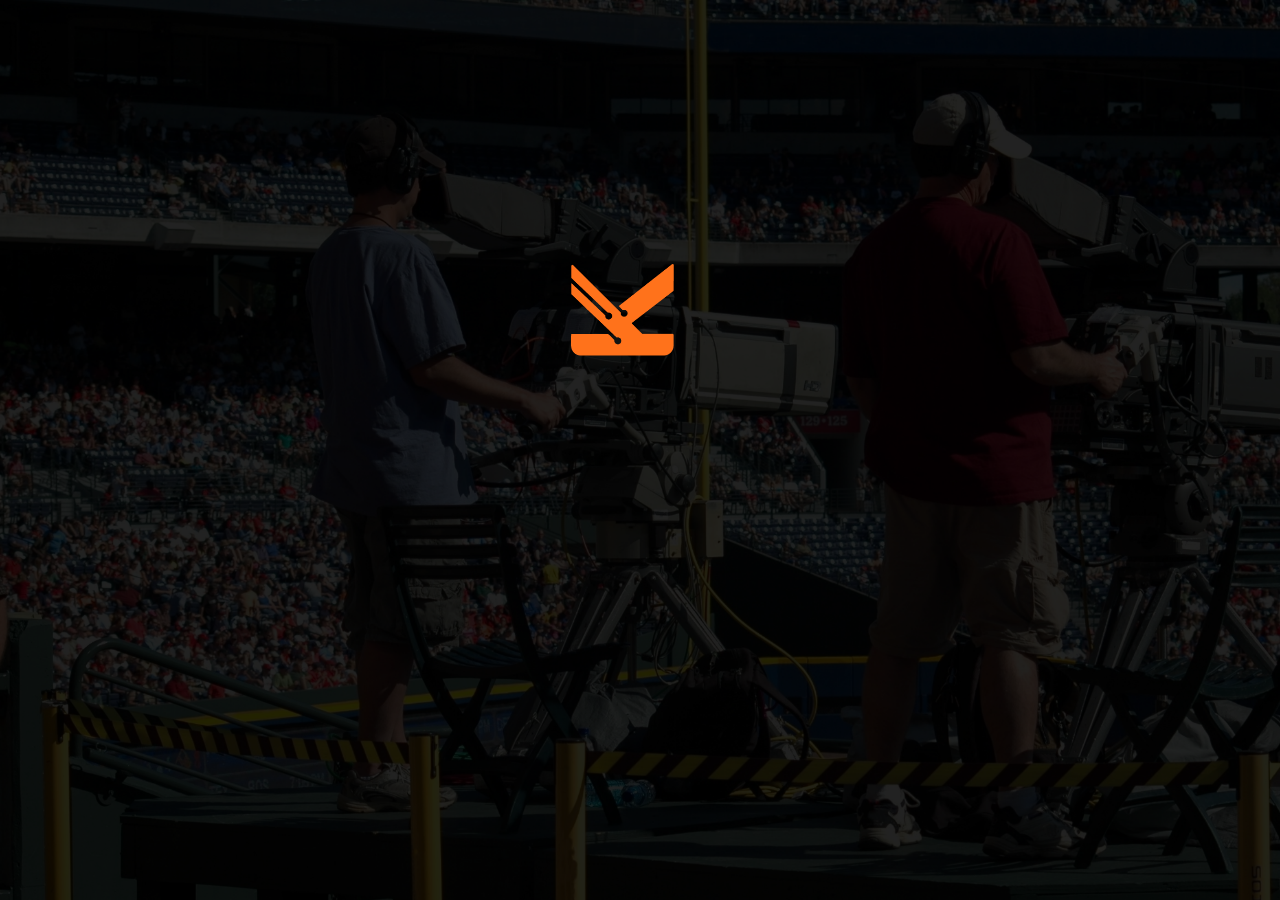
<file: Principal/index.html>
<!DOCTYPE html>
<html lang="en">
<head>
    <meta charset="UTF-8">
    <meta name="viewport" content="width=device-width, initial-scale=1.0">
    <title>Kario Media PM</title>
    <link rel="stylesheet" href="./styles.css">




</head>
<body>
    <img src="./images/kario sin kairo.png" alt=""class="logo">
    <script>
        setTimeout(function() {
          window.location.href = "./index2.html";
        }, 3000); // 3000 milisegundos = 3 segundos
      </script>







    
</body>
</html>
</file>
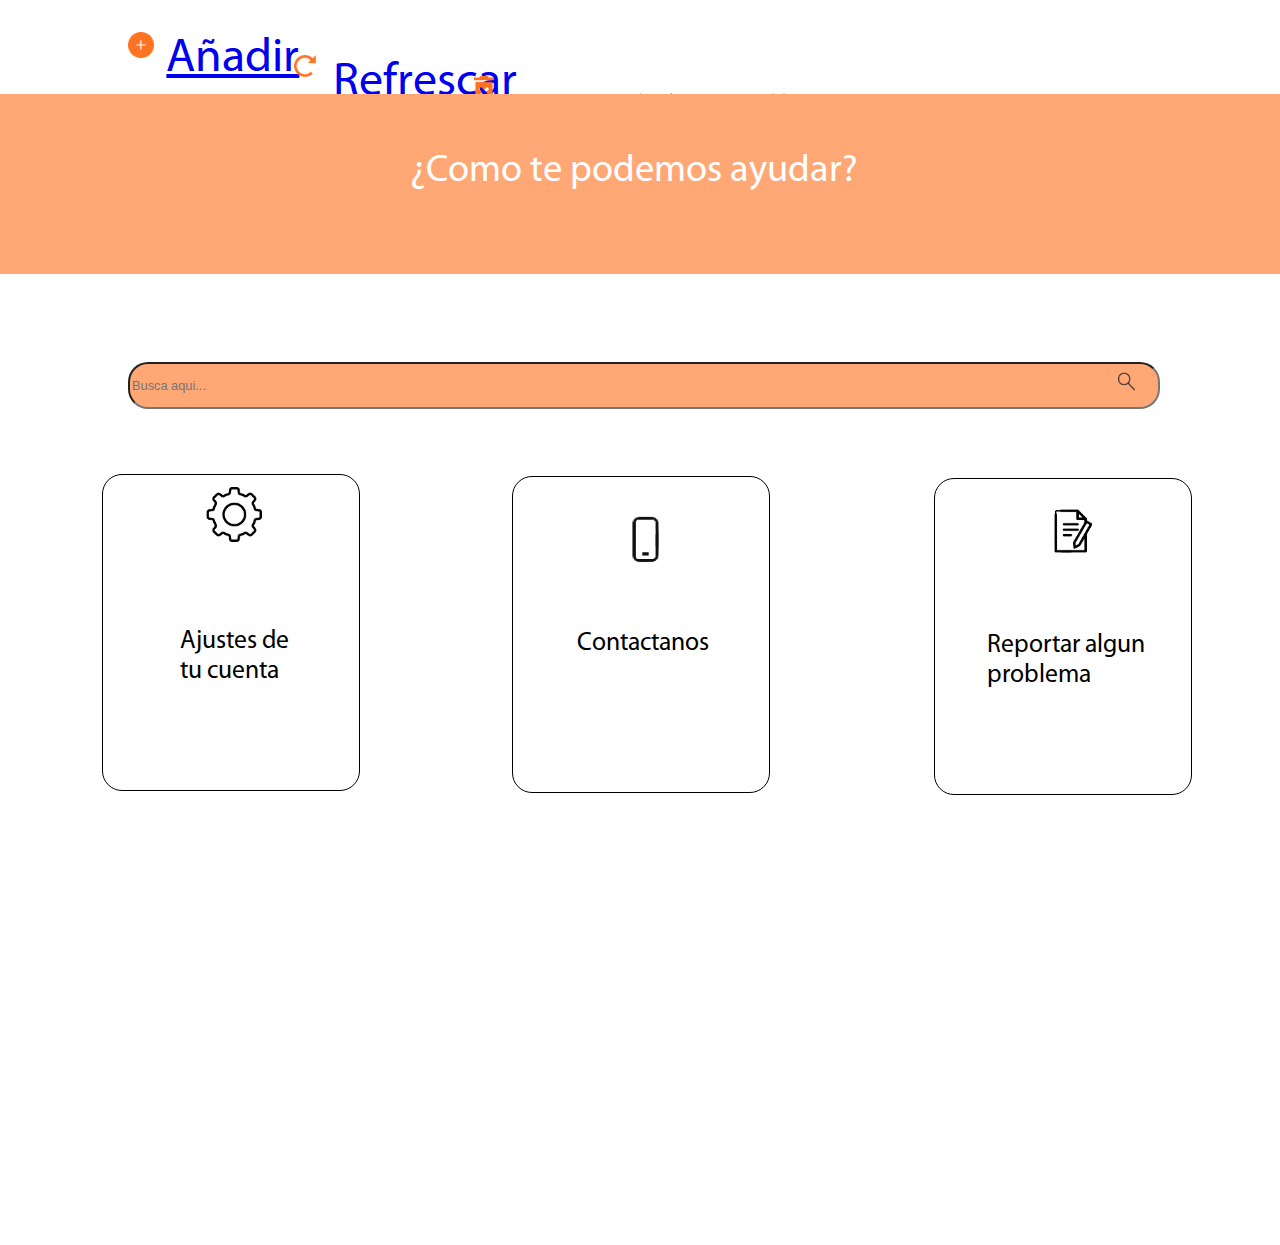
<file: Principal/ayuda.html>
<!DOCTYPE html>
<html lang="en">
<head>
    <meta charset="UTF-8">
    <meta name="viewport" content="width=device-width, initial-scale=1.0">
    <title>Ayuda</title>
    <link rel="stylesheet" href="./ayuda.css">
</head>
<body>
    <header>


        <img src="./images/Group 7.png" alt="" class="añadir">
        <a href="./añadir.html" class="custom1">
            <div class="text1">Añadir</div>
        </a>




        <img src="./images/Icon open-reload.png" alt="" class="refresh">
        <a href="./index4.html" class="custom2">
            <div class="text2">Refrescar</div>
        </a>




        <img src="./images/Icon material-delete-forever.png" alt="" class="trash">
        <a href="./eliminar.html" class="custom3">
            <div class="text3">Eliminar</div>
        </a>




        <img src="./images/kario sin kairo.png" alt="" class="logo">




        <img src="./images/Icon material-bug-report.png" alt="" class="reportar">
        <a href="./reportar.html" class="custom4">
            <div class="text4">Reportar</div>
        </a>




        <img src="./images/Icon ionic-ios-help-circle.png" alt="" class="ayuda">
        <div class="text5">Ayuda</div>




        <img src="./images/Icon ionic-ios-settings.png" alt="" class="settings">

        <img src="./images/Icon material-notifications-active.png" alt="" class="notificaciones">

        <img src="./images/pp.png" alt="" class="perfil">

    </header>









    <div class="cuadro">
        <p class="texto">¿Como te podemos ayudar?</p>
    </div>
    <form action="">
        <input type="text" name="username" maxlength="50" placeholder="Busca aqui..."/>

    </form>

    <img src="./images/lupa-removebg-preview.png" alt="" class="lupa">

    <div class="ajuste">
        <p class="cuenta">Ajustes de tu cuenta</p>
        <img src="./images/ajuste.png" alt="" class="ajustess">
    </div>


    <div class="contacto">
        <p class="contact">Contactanos</p>
        <img src="./images/celular.png" alt="" class="cell">
    </div>


    <div class="reporta">
        <p class="report">Reportar algun problema</p>
        <img src="./images/papel.png" alt="" class="papell">
    </div>
    
</body>
</html>
</file>
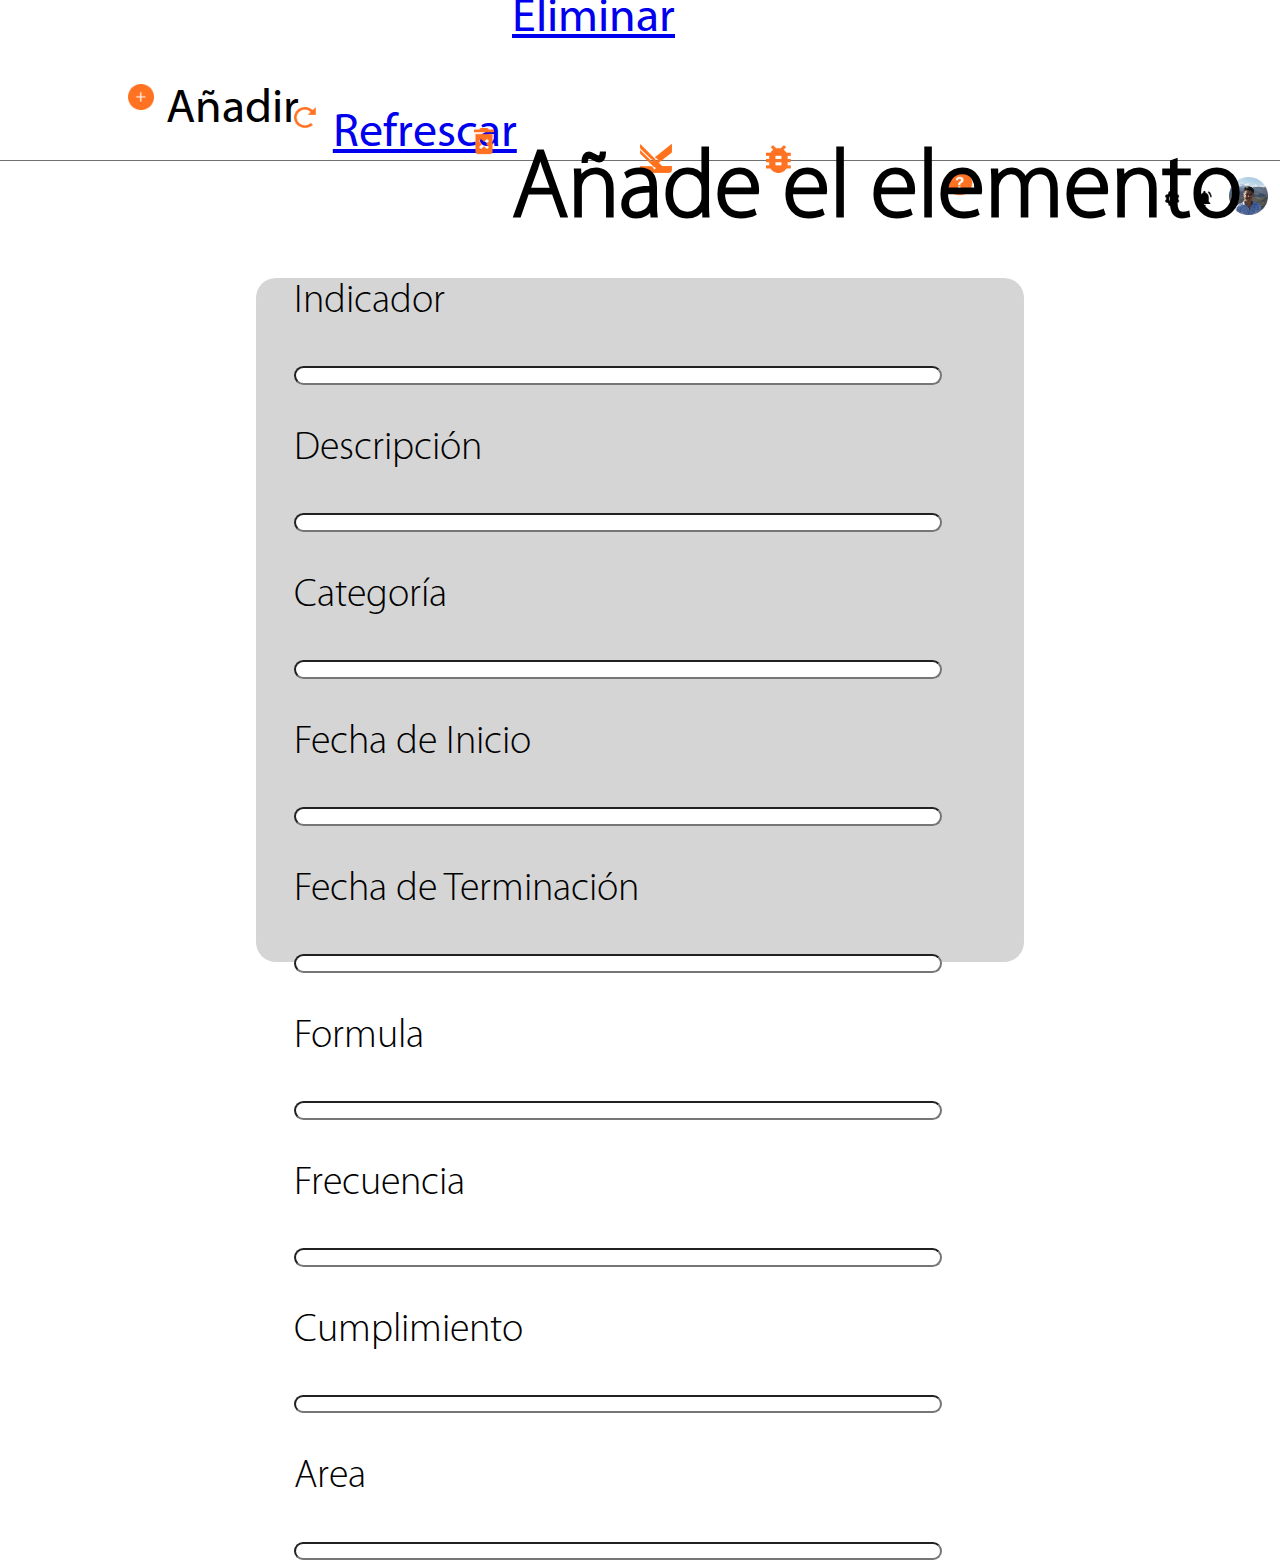
<file: Principal/añadir.html>
<!DOCTYPE html>
<html lang="en">
<head>
    <meta charset="UTF-8">
    <meta name="viewport" content="width=device-width, initial-scale=1.0">
    <title>Añadir</title>
    <link rel="stylesheet" href="./añadir.css">


</head>
<body>
    <header>
        <img src="./images/Group 7.png" alt="" class="añadir">
        <div class="text1">Añadir</div>




        <img src="./images/Icon open-reload.png" alt="" class="refresh">
        <a href="./index4.html" class="custom1">
            <div class="text2">Refrescar</div>
        </a>




        <img src="./images/Icon material-delete-forever.png" alt="" class="trash">
        <a href="./eliminar.html" class="custom2">
            <div class="text3">Eliminar</div>
        </a>



        <img src="./images/kario sin kairo.png" alt="" class="logo">



        <img src="./images/Icon material-bug-report.png" alt="" class="reportar">
        <a href="./reportar.html" class="custom3">
            <div class="text4">Reportar</div>
        </a>



        <img src="./images/Icon ionic-ios-help-circle.png" alt="" class="ayuda">
        <a href="./ayuda.html" class="custom4">
            <div class="text5">Ayuda</div>
        </a>



        <img src="./images/Icon ionic-ios-settings.png" alt="" class="settings">

        <img src="./images/Icon material-notifications-active.png" alt="" class="notificaciones">

        <img src="./images/pp.png" alt="" class="perfil">

    </header>






    
    <h1 class="titulo">Añade el elemento</h1>

    <div class="cuadro">
        <form name="FormularioAñadir" action="">
            <p class="indicador">Indicador</p>
            <input type="text" name="username" maxlength="50"/>
            <p class="descripcion">Descripción</p>
            <input type="text" name="username" maxlength="50"/>
            <p class="categoria">Categoría</p>
            <input type="text" name="username" maxlength="50">
            <p class="fecha">Fecha de Inicio</p>
            <input type="text" name="username" maxlength="50"/>
            <p class="termina">Fecha de Terminación</p>
            <input type="text" name="username" maxlength="50"/>
            <p class="formula">Formula</p>
            <input type="text" name="username" maxlength="50">
            <p class="frecuencia">Frecuencia</p>
            <input type="text" name="username" maxlength="50"/>
            <p class="cumpli">Cumplimiento</p>
            <input type="text" name="username" maxlength="50"/>
            <p class="area">Area</p>
            <input type="text" name="username" maxlength="50">


        </form>

    </div>


    
</body>
</html>
</file>
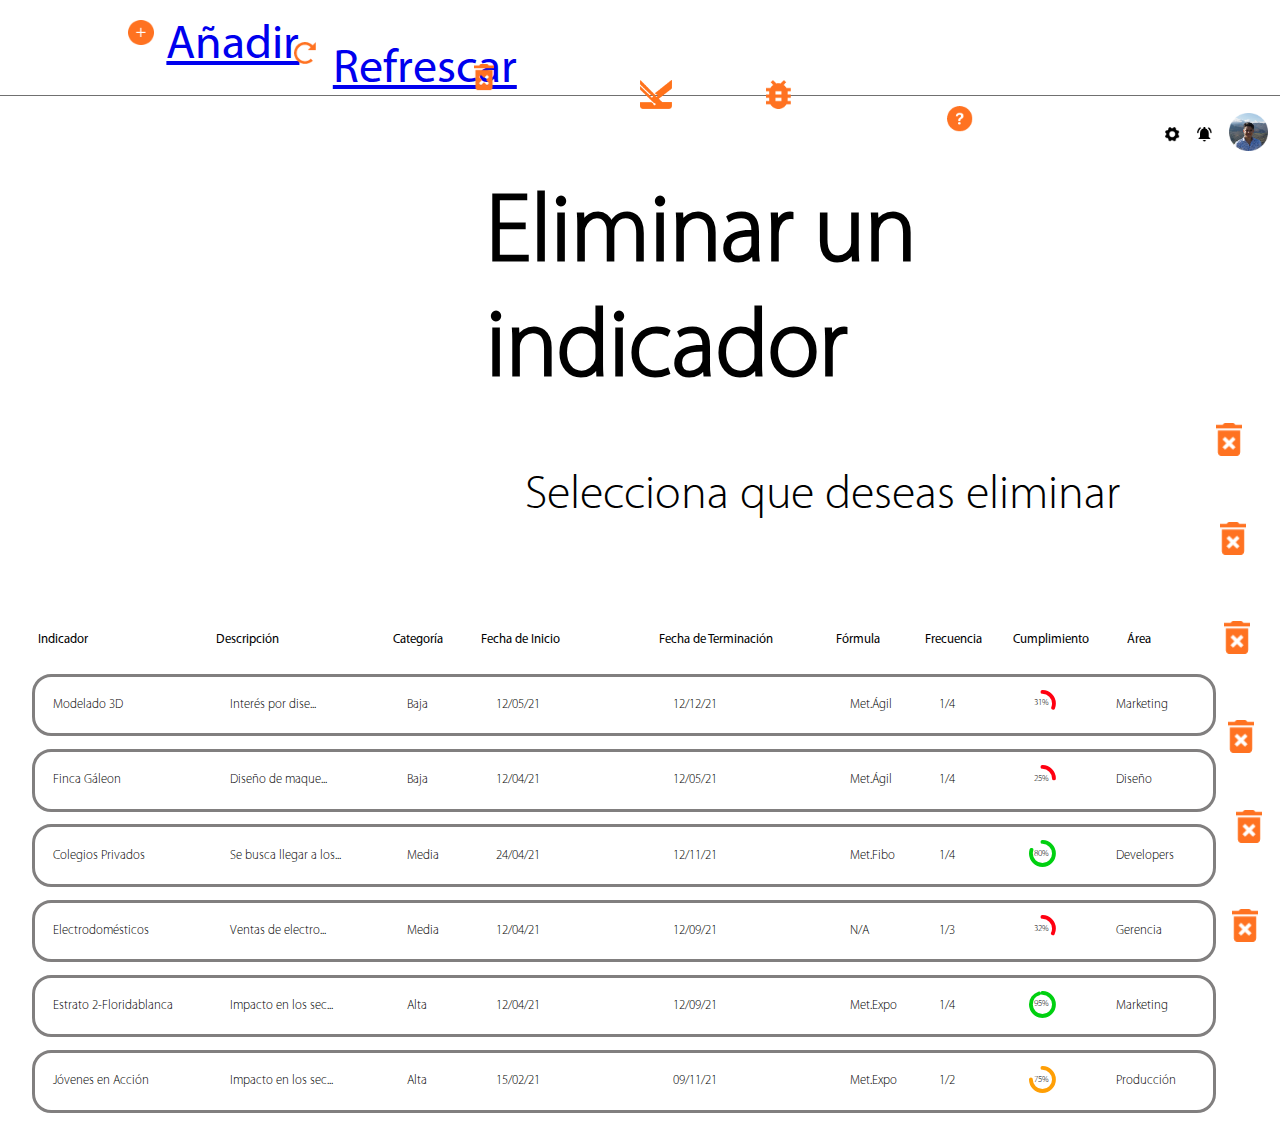
<file: Principal/eliminar.html>
<!DOCTYPE html>
<html lang="en">
<head>
    <meta charset="UTF-8">
    <meta name="viewport" content="width=device-width, initial-scale=1.0">
    <title>Eliminar</title>
    <link rel="stylesheet" href="./eliminar.css">


</head>
<body>

    <header>
        <img src="./images/Group 7.png" alt="" class="añadir">
        <a href="./añadir.html">
            <div class="text1">Añadir</div>
        </a>



        <img src="./images/Icon open-reload.png" alt="" class="refresh">
        <a href="./index4.html">
            <div class="text2">Refrescar</div>
        </a>



        <img src="./images/Icon material-delete-forever.png" alt="" class="trash">
        <div class="text3">Eliminar</div>



        <img src="./images/kario sin kairo.png" alt="" class="logo">



        <img src="./images/Icon material-bug-report.png" alt="" class="reportar">
        <a href="./reportar.html">
            <div class="text4">Reportar</div>
        </a>



        <img src="./images/Icon ionic-ios-help-circle.png" alt="" class="ayuda">
        <a href="./ayuda.html">
            <div class="text5">Ayuda</div>
        </a>



        <img src="./images/Icon ionic-ios-settings.png" alt="" class="settings">

        <img src="./images/Icon material-notifications-active.png" alt="" class="notificaciones">

        <img src="./images/pp.png" alt="" class="perfil">

    </header>





    <img src="./images/Icon material-delete-forever.png" alt="" class="eliminar1">
    <img src="./images/Icon material-delete-forever.png" alt="" class="eliminar2">
    <img src="./images/Icon material-delete-forever.png" alt="" class="eliminar3">
    <img src="./images/Icon material-delete-forever.png" alt="" class="eliminar4">
    <img src="./images/Icon material-delete-forever.png" alt="" class="eliminar5">
    <img src="./images/Icon material-delete-forever.png" alt="" class="eliminar6">
    







    <h1 class="titulo">Eliminar un indicador</h1>
    <p class="subtitulo">Selecciona que deseas eliminar</p>
    <div class="container_invisible">
    <p>Indicador</p>
    <p>Descripción</p>
    <p>Categoría</p>
    <p>Fecha de Inicio</p>
    <p>Fecha de Terminación</p>
    <p>Fórmula</p>
    <p>Frecuencia</p>
    <p>Cumplimiento</p>
    <p class="a">Área</p>
    </div>
    <div class="container">
        <div class="txt">Modelado 3D</div>
        <div class="txt">Interés por dise...</div>
        <div class="txt">Baja</div>
        <div class="txt">12/05/21</div>
        <div class="txt">12/12/21</div>
        <div class="txt">Met.Ágil</div>
        <div class="txt">1/4</div>
        <div class="porcentaje" style="--porcentaje: 31; --color:  rgb(255,0,17)">
            <svg width="2.1vw" height="2.1vw">
                <circle r="0.9vw" cx="50%" cy="50%" pathlength="100"/> 
            </svg>
            <span>31%</span>
            </div>
        <div class="txt">Marketing</div>
    </div>
    <div class="container">
        <div class="txt">Finca Gáleon</div>
        <div class="txt">Diseño de maque...</div>
        <div class="txt">Baja</div>
        <div class="txt">12/04/21</div>
        <div class="txt">12/05/21</div>
        <div class="txt">Met.Ágil</div>
        <div class="txt">1/4</div>
        <div class="porcentaje" style="--porcentaje: 25; --color: rgb(255,0,17)">
            <svg width="2.1vw" height="2.1vw">
                <circle r="0.9vw" cx="50%" cy="50%" pathlength="100"/> 
            </svg>
            <span>25%</span>
        </div>
        <div class="txt">Diseño</div>
    </div>
    <div class="container">
        <div class="txt">Colegios Privados</div>
        <div class="txt">Se busca llegar a los...</div>
        <div class="txt">Media</div>
        <div class="txt">24/04/21</div>
        <div class="txt">12/11/21</div>
        <div class="txt">Met.Fibo</div>
        <div class="txt">1/4</div>
        <div class="porcentaje" style="--porcentaje: 80; --color: rgb(0,208,16)">
            <svg width="2.1vw" height="2.1vw">
                <circle r="0.9vw" cx="50%" cy="50%" pathlength="100"/> 
            </svg>
            <span>80%</span>
        </div>
        <div class="txt">Developers</div>
    </div>
    <div class="container">
        <div class="txt">Electrodomésticos</div>
        <div class="txt">Ventas de electro...</div>
        <div class="txt">Media</div>
        <div class="txt">12/04/21</div>
        <div class="txt">12/09/21</div>
        <div class="txt">N/A</div>
        <div class="txt">1/3</div>
        <div class="porcentaje" style="--porcentaje: 32; --color: rgb(255,0,17)">
            <svg width="2.1vw" height="2.1vw">
                <circle r="0.9vw" cx="50%" cy="50%" pathlength="100"/> 
            </svg>
            <span>32%</span>
        </div>
        <div class="txt">Gerencia</div>
    </div>
    <div class="container">
        <div class="txt">Estrato 2-Floridablanca</div>
        <div class="txt">Impacto en los sec...</div>
        <div class="txt">Alta</div>
        <div class="txt">12/04/21</div>
        <div class="txt">12/09/21</div>
        <div class="txt">Met.Expo</div>
        <div class="txt">1/4</div>
        <div class="porcentaje" style="--porcentaje: 95; --color: rgb(0,208,16)">
            <svg width="2.1vw" height="2.1vw">
                <circle r="0.9vw" cx="50%" cy="50%" pathlength="100"/> 
            </svg>
            <span>95%</span>
        </div>
        <div class="txt">Marketing</div>
    </div>
    <div class="container">
        <div class="txt">Jóvenes en Acción</div>
        <div class="txt">Impacto en los sec...</div>
        <div class="txt">Alta</div>
        <div class="txt">15/02/21</div>
        <div class="txt">09/11/21</div>
        <div class="txt">Met.Expo</div>
        <div class="txt">1/2</div>
        <div class="porcentaje" style="--porcentaje: 75; --color: rgb(255,159,5)">
            <svg width="2.1vw" height="2.1vw">
                <circle r="0.9vw" cx="50%" cy="50%" pathlength="100"/> 
            </svg>
            <span>75%</span>
        </div>
        <div class="txt">Producción</div>
    </div>


    
</body>
</html>
</file>
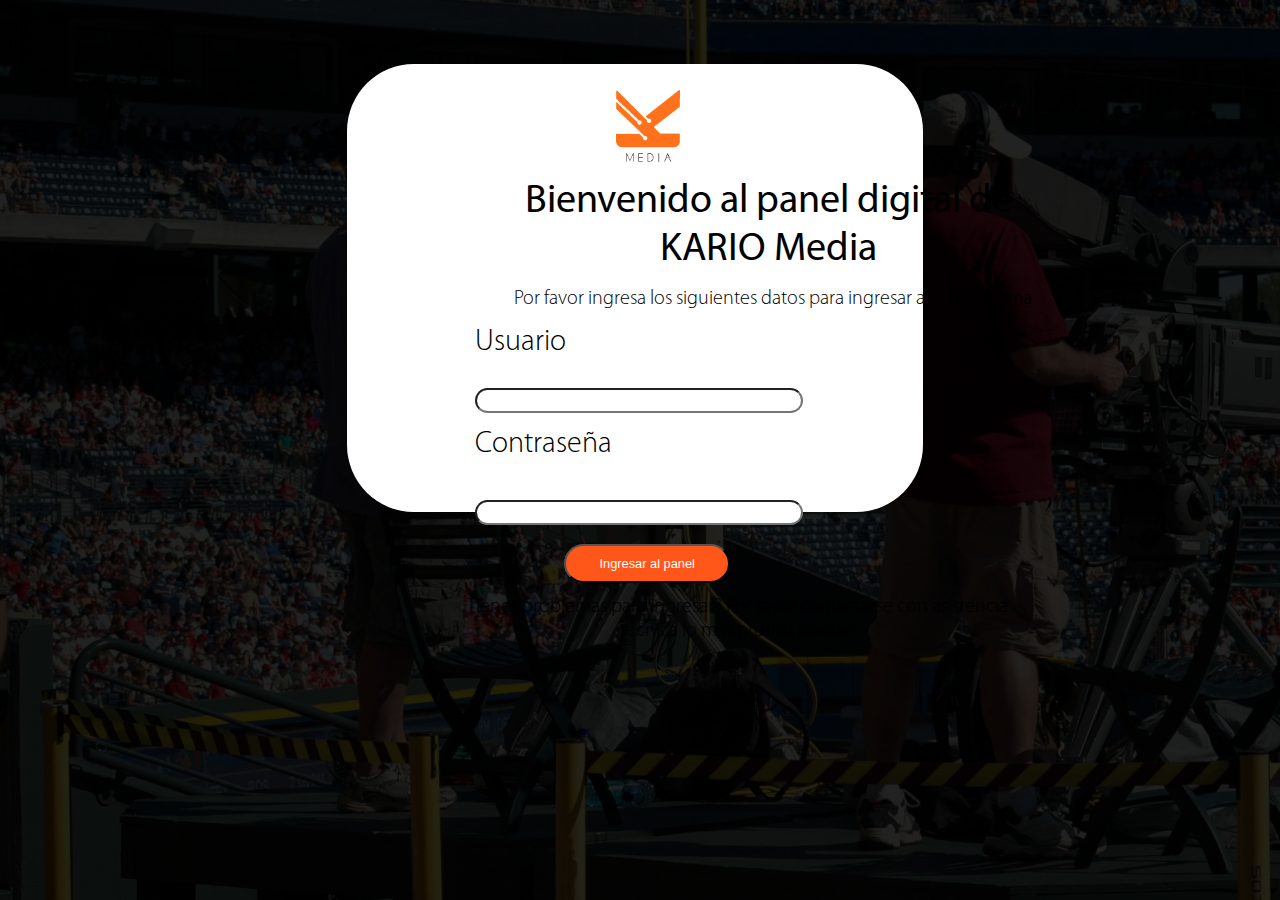
<file: Principal/index2.html>
<!DOCTYPE html>
<html lang="en">
<head>
    <meta charset="UTF-8">
    <meta name="viewport" content="width=device-width, initial-scale=1.0">
    <title>Login</title>
    <link rel="stylesheet" href="./styles2.css">


</head>
<body>
    <div class="blanco">
        <img src="./images/kario.png" alt="" class="logo">
        <div class="texto1">Bienvenido al panel digital de KARIO Media</div>
        <div class="texto2">Por favor ingresa los siguientes datos para ingresar a la plataforma</div>
        <form name="FormularioRegistro"action="./index3.html">
            <p class="usuario">Usuario</p>
            <input type="text" name="username" maxlength="50"/>
            <p class="contraseña">Contraseña</p>
            <input class="cuadro2" type="text" name="username" maxlength="50"/>
            <button type="submit">Ingresar al panel</button>
        </form>
        <div class="texto3">Tienes problemas para ingresar? Por favor contactarse con asistencia técnica lo más pronto posible</div>


    </div>
    
</body>
</html>
</file>
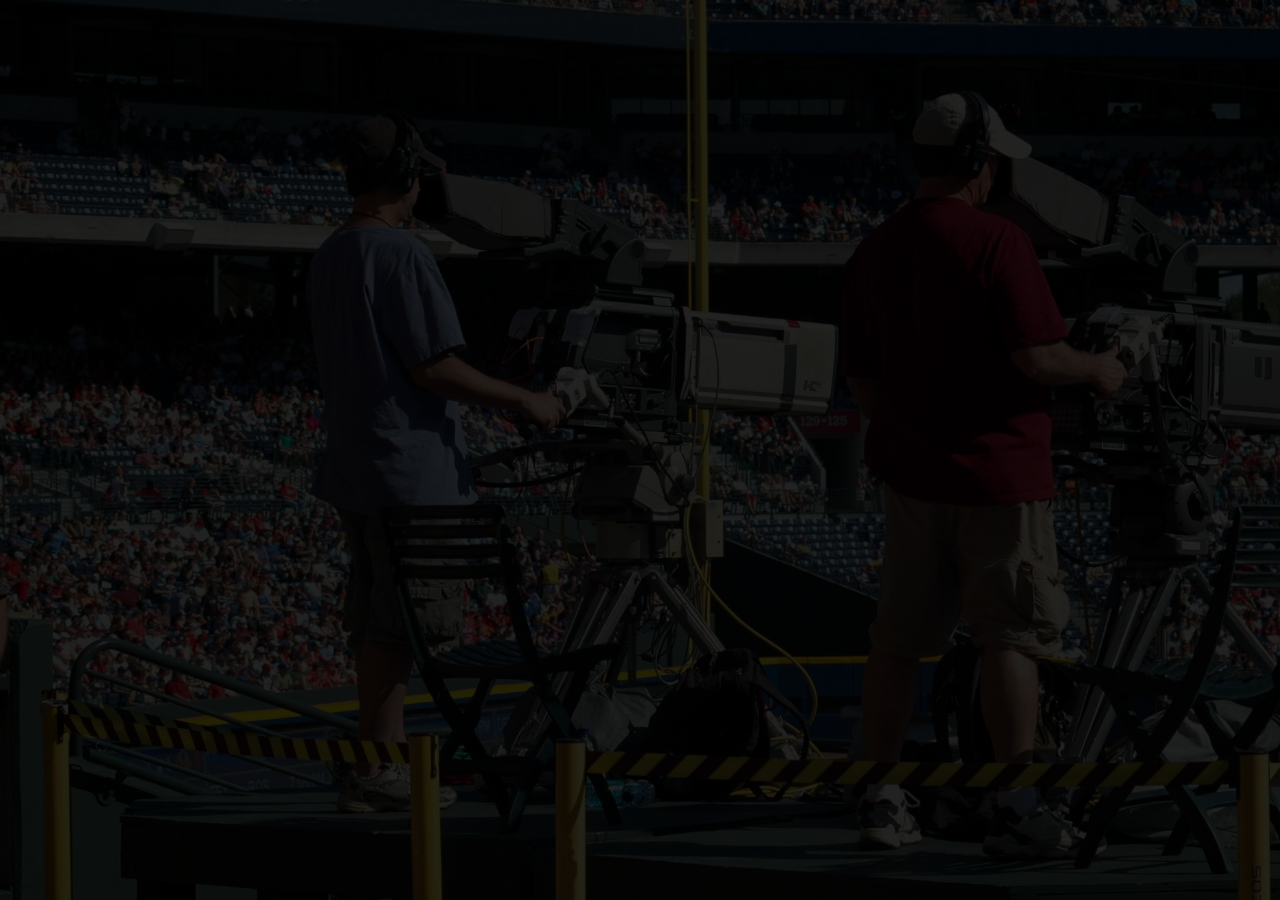
<file: Principal/index3.html>
<!DOCTYPE html>
<html lang="en">
<head>
    <meta charset="UTF-8">
    <meta name="viewport" content="width=device-width, initial-scale=1.0">
    <title>Bienvenido</title>
    <link rel="stylesheet" href="./styles3.css">
</head>
<body>
    <img src="./images/imgbienvenido.png" alt="" class="img">
    <img src="./images/kario sin kairo.png" alt="" class="img2">
    
</body>
</html>
</file>
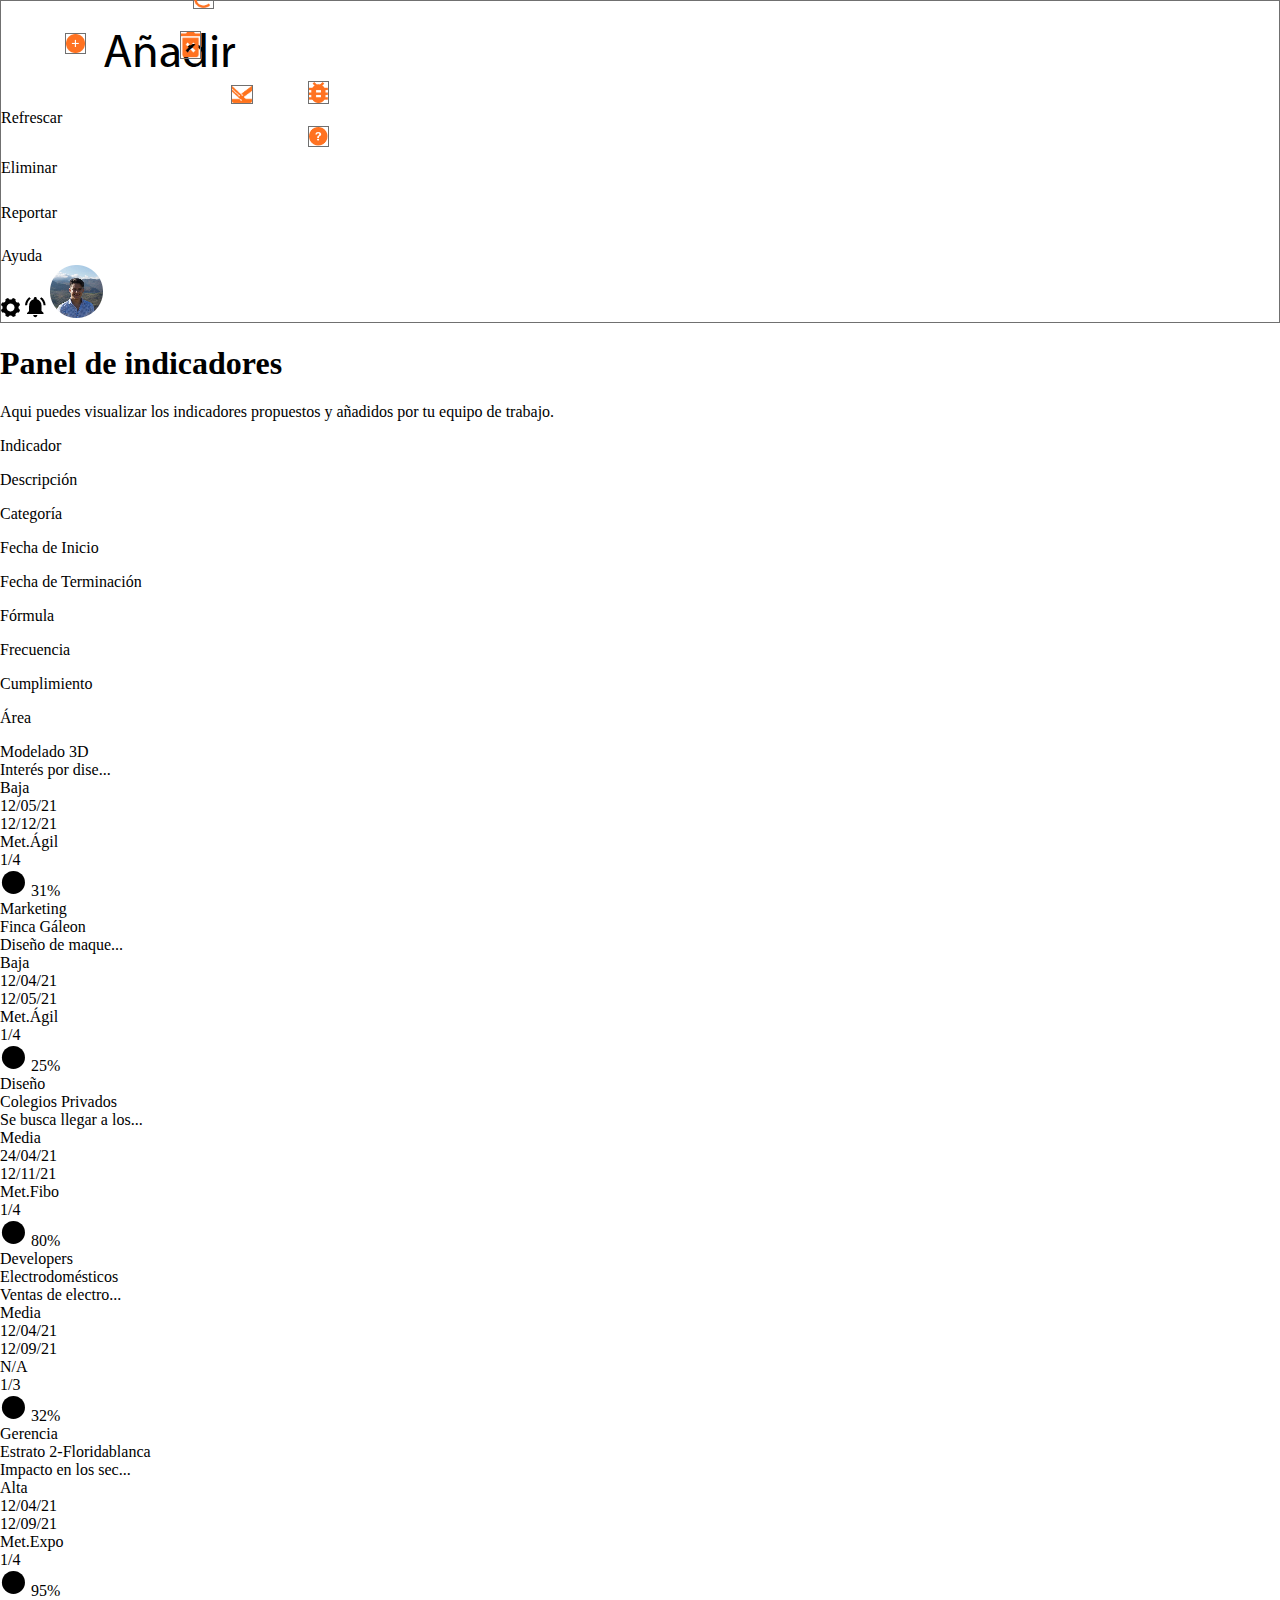
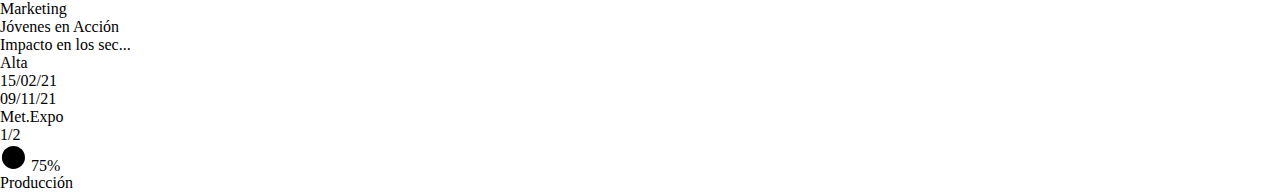
<file: Principal/index4.html>
<!DOCTYPE html>
<html lang="en">
<head>
    <meta charset="UTF-8">
    <meta name="viewport" content="width=device-width, initial-scale=1.0">
    <title>Panel de indicadores</title>
    <link rel="stylesheet" href="./styles4.css">


</head>
<body>
    <header>
        <img src="./images/Group 7.png" alt="" class="añadir">
        <div class="text1">Añadir</div>
        <img src="./images/Icon open-reload.png" alt="" class="refresh">
        <div class="text2">Refrescar</div>
        <img src="./images/Icon material-delete-forever.png" alt="" class="trash">
        <div class="text3">Eliminar</div>
        <img src="./images/kario sin kairo.png" alt="" class="logo">
        <img src="./images/Icon material-bug-report.png" alt="" class="reportar">
        <div class="text4">Reportar</div>
        <img src="./images/Icon ionic-ios-help-circle.png" alt="" class="ayuda">
        <div class="text5">Ayuda</div>
        <img src="./images/Icon ionic-ios-settings.png" alt="" class="settings">
        <img src="./images/Icon material-notifications-active.png" alt="" class="notificaciones">
        <img src="./images/pp.png" alt="" class="perfil">
    </header>
    <h1 class="titulo">Panel de indicadores</h1>
    <p class="subtitulo">Aqui puedes visualizar los indicadores propuestos y añadidos por tu equipo de trabajo.</p>
    <div class="container_invisible">
    <p>Indicador</p>
    <p>Descripción</p>
    <p>Categoría</p>
    <p>Fecha de Inicio</p>
    <p>Fecha de Terminación</p>
    <p>Fórmula</p>
    <p>Frecuencia</p>
    <p>Cumplimiento</p>
    <p class="a">Área</p>
    </div>
    <div class="container">
        <div class="txt">Modelado 3D</div>
        <div class="txt">Interés por dise...</div>
        <div class="txt">Baja</div>
        <div class="txt">12/05/21</div>
        <div class="txt">12/12/21</div>
        <div class="txt">Met.Ágil</div>
        <div class="txt">1/4</div>
        <div class="porcentaje" style="--porcentaje: 31; --color:  rgb(255,0,17)">
            <svg width="2.1vw" height="2.1vw">
                <circle r="0.9vw" cx="50%" cy="50%" pathlength="100"/> 
            </svg>
            <span>31%</span>
            </div>
        <div class="txt">Marketing</div>
    </div>
    <div class="container">
        <div class="txt">Finca Gáleon</div>
        <div class="txt">Diseño de maque...</div>
        <div class="txt">Baja</div>
        <div class="txt">12/04/21</div>
        <div class="txt">12/05/21</div>
        <div class="txt">Met.Ágil</div>
        <div class="txt">1/4</div>
        <div class="porcentaje" style="--porcentaje: 25; --color: rgb(255,0,17)">
            <svg width="2.1vw" height="2.1vw">
                <circle r="0.9vw" cx="50%" cy="50%" pathlength="100"/> 
            </svg>
            <span>25%</span>
        </div>
        <div class="txt">Diseño</div>
    </div>
    <div class="container">
        <div class="txt">Colegios Privados</div>
        <div class="txt">Se busca llegar a los...</div>
        <div class="txt">Media</div>
        <div class="txt">24/04/21</div>
        <div class="txt">12/11/21</div>
        <div class="txt">Met.Fibo</div>
        <div class="txt">1/4</div>
        <div class="porcentaje" style="--porcentaje: 80; --color: rgb(0,208,16)">
            <svg width="2.1vw" height="2.1vw">
                <circle r="0.9vw" cx="50%" cy="50%" pathlength="100"/> 
            </svg>
            <span>80%</span>
        </div>
        <div class="txt">Developers</div>
    </div>
    <div class="container">
        <div class="txt">Electrodomésticos</div>
        <div class="txt">Ventas de electro...</div>
        <div class="txt">Media</div>
        <div class="txt">12/04/21</div>
        <div class="txt">12/09/21</div>
        <div class="txt">N/A</div>
        <div class="txt">1/3</div>
        <div class="porcentaje" style="--porcentaje: 32; --color: rgb(255,0,17)">
            <svg width="2.1vw" height="2.1vw">
                <circle r="0.9vw" cx="50%" cy="50%" pathlength="100"/> 
            </svg>
            <span>32%</span>
        </div>
        <div class="txt">Gerencia</div>
    </div>
    <div class="container">
        <div class="txt">Estrato 2-Floridablanca</div>
        <div class="txt">Impacto en los sec...</div>
        <div class="txt">Alta</div>
        <div class="txt">12/04/21</div>
        <div class="txt">12/09/21</div>
        <div class="txt">Met.Expo</div>
        <div class="txt">1/4</div>
        <div class="porcentaje" style="--porcentaje: 95; --color: rgb(0,208,16)">
            <svg width="2.1vw" height="2.1vw">
                <circle r="0.9vw" cx="50%" cy="50%" pathlength="100"/> 
            </svg>
            <span>95%</span>
        </div>
        <div class="txt">Marketing</div>
    </div>
    <div class="container">
        <div class="txt">Jóvenes en Acción</div>
        <div class="txt">Impacto en los sec...</div>
        <div class="txt">Alta</div>
        <div class="txt">15/02/21</div>
        <div class="txt">09/11/21</div>
        <div class="txt">Met.Expo</div>
        <div class="txt">1/2</div>
        <div class="porcentaje" style="--porcentaje: 75; --color: rgb(255,159,5)">
            <svg width="2.1vw" height="2.1vw">
                <circle r="0.9vw" cx="50%" cy="50%" pathlength="100"/> 
            </svg>
            <span>75%</span>
        </div>
        <div class="txt">Producción</div>
    </div>
    
</body>
</html>
</file>
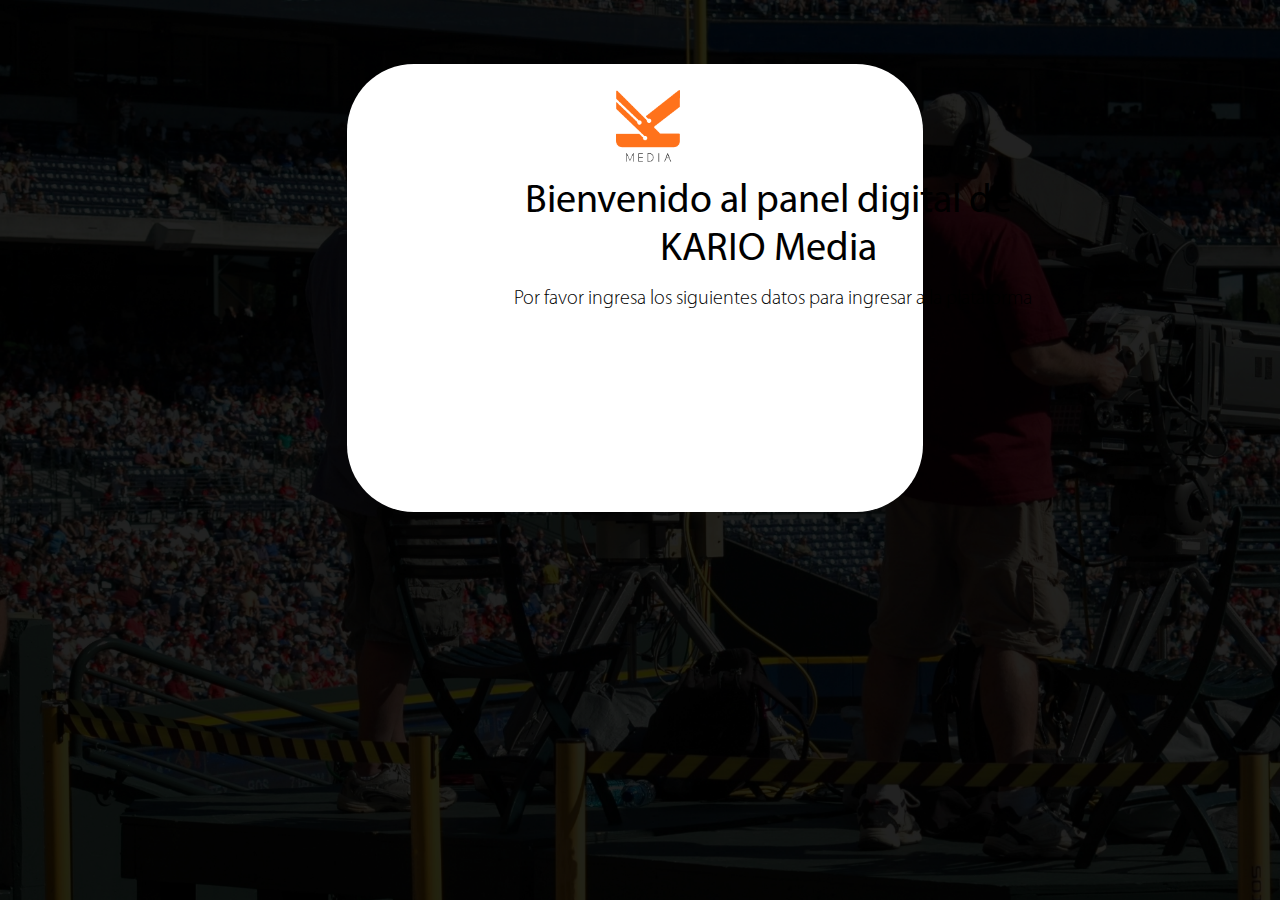
<file: Principal/login.html>
<!DOCTYPE html>
<html lang="en">
<head>
    <meta charset="UTF-8">
    <meta name="viewport" content="width=device-width, initial-scale=1.0">
    <title>Login</title>
    <link rel="stylesheet" href="./stylesLogin.css">


</head>
<body>
    <div class="blanco">
        <img src="./images/kario.png" alt="" class="logo">
        <div class="texto1">Bienvenido al panel digital de KARIO Media</div>
        <div class="texto2">Por favor ingresa los siguientes datos para ingresar a la plataforma</div>

    </div>
    
</body>
</html>
</file>
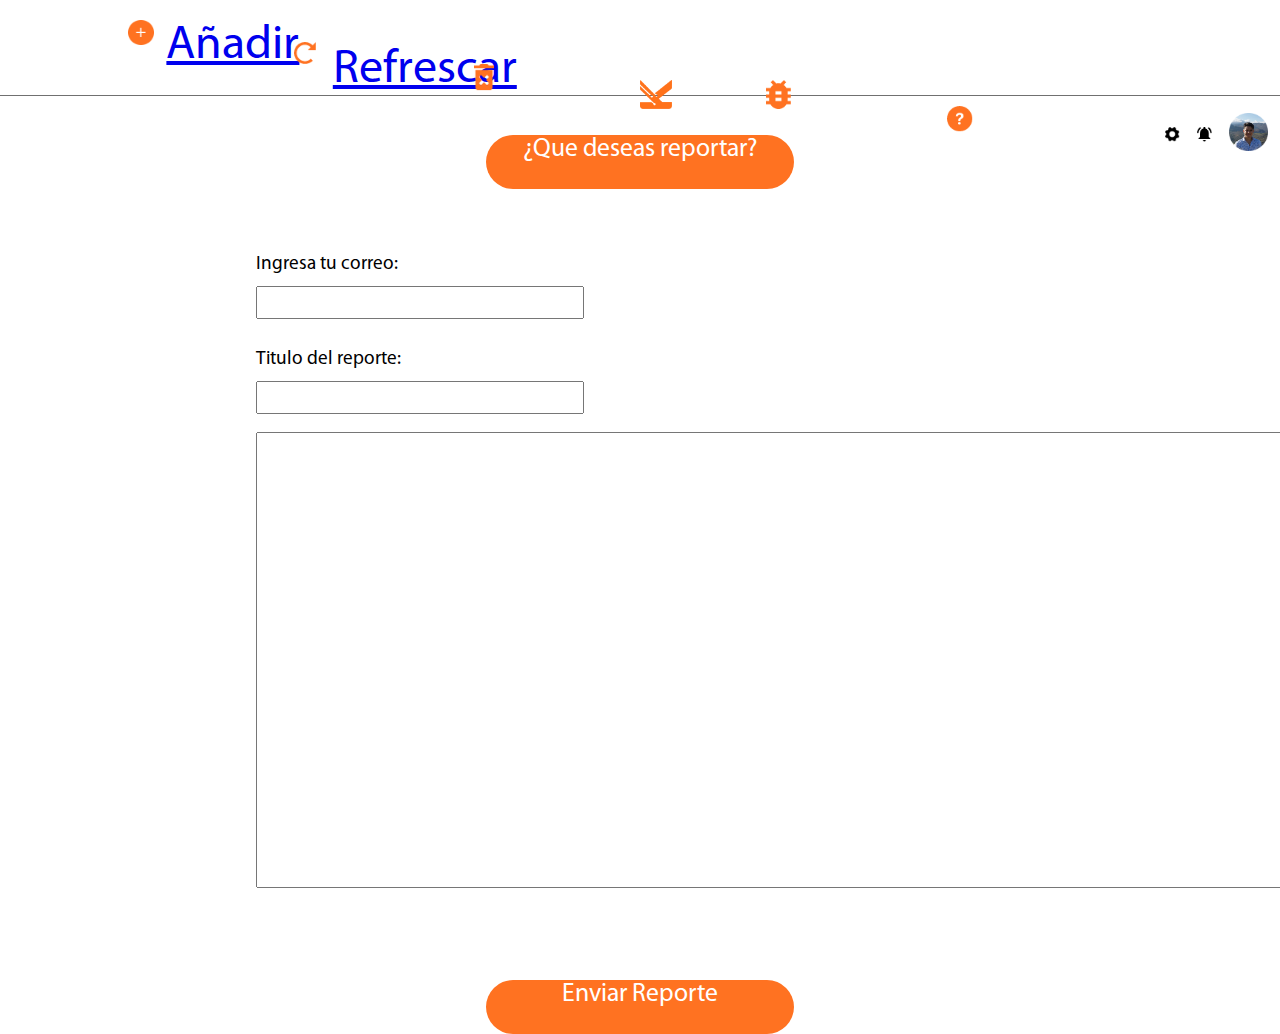
<file: Principal/reportar.html>
<!DOCTYPE html>
<html lang="en">
<head>
    <meta charset="UTF-8">
    <meta name="viewport" content="width=device-width, initial-scale=1.0">
    <title>Reportar</title>
    <link rel="stylesheet" href="./reportar.css">
</head>
<body>

    <header>

        <img src="./images/Group 7.png" alt="" class="añadir">
        <a href="./añadir.html">
            <div class="text1">Añadir</div>
        </a>



        <img src="./images/Icon open-reload.png" alt="" class="refresh">
        <a href="./index4.html">
            <div class="text2">Refrescar</div>
        </a>



        <img src="./images/Icon material-delete-forever.png" alt="" class="trash">
        <a href="./eliminar.html">
            <div class="text3">Eliminar</div>
        </a>



        <img src="./images/kario sin kairo.png" alt="" class="logo">



        <img src="./images/Icon material-bug-report.png" alt="" class="reportar">
        <div class="text4">Reportar</div>




        <img src="./images/Icon ionic-ios-help-circle.png" alt="" class="ayuda">
        <a href="./ayuda.html">
            <div class="text5">Ayuda</div>
        </a>



        <img src="./images/Icon ionic-ios-settings.png" alt="" class="settings">

        <img src="./images/Icon material-notifications-active.png" alt="" class="notificaciones">

        <img src="./images/pp.png" alt="" class="perfil">

    </header>
    
    <div class="boton">¿Que deseas reportar?</div>

    <form name="FormularioReporte" action="">
        <p class="usuario">Ingresa tu correo:</p>
        <input type="text" name="username" maxlength="50"/>
        <p class="contraseña">Titulo del reporte:</p>
        <input class="cuadro2" type="text" name="username" maxlength="50"/>
        <p class="texto">Describe tu reporte:</p>
        <textarea class="areatexto" name="textdescripcion" rows="30" cols="140" ></textarea>
    </form>

    <div class="boton2">Enviar Reporte</div>


   


    


    
</body>
</html>
</file>
<file: Principal/styles.css>
body {
    background-color: black;
    position: relative;
    background-image: url('./images/fondo.png');
    background-repeat: no-repeat;
    background-size: 100%;
}

.logo {
    position: relative;
    margin-top: 20vw;
    left: 44vw;
    width: 8vw;
    animation: logoSequence 4s linear forwards;

}

@keyframes logoSequence {
    0% { opacity: 1; }
    23% { opacity: 0; }
    46% { opacity: 1; }
    69% { opacity: 0; }
}

.fondoMedia {
    display: none;
}

@media (max-width: 430px) {
    .logo {
        width: 20%;
        top: -120vh;
        left: 40vw;
        z-index: 1;  
      }

    body {
        background-image: none;
        background-size: 100%;
        height: 100vh;
        background-color: black;
        margin: 0;
        overflow: hidden;
        
        
    }

    .fondoMedia {
        display: block;
        z-index: -1;
        
        overflow: hidden;
        
    
    }
}
</file>
<file: Principal/ayuda.css>
@font-face {
    font-family: "grande";
    src: url(./fonts/Myriad\ Pro\ Regular.ttf);
}

@font-face {
    font-family: "pequeño";
    src: url(./fonts/Myriad\ Pro\ Light.otf);
}




body {
    background-color: #FFFFFF;
    position: relative;
    background-repeat: no-repeat;
    background-size: 100%;
    margin: 0%;
}

header {
    position: absolute;
    border-bottom: 1px solid #707070;
    top : -3vw;
    width: 100%;
    left : 0;
    height: 12vh;
    background-color: white;
}

.añadir {
    position: relative;
    margin-left: 10vw;
    width: 2vw;
    top: 30%;
}

.text1 {
    position: relative;
    font-family: "grande";
    margin-left: 13vw;
    font-size: 3em;
    top: -0%;
}



.refresh {
    position: relative;
    top: -30%;
    margin-left: 23vw;
    width: 1.7vw;

}
.text2 {
    position: relative;
    font-family: "grande";
    margin-left: 26vw;
    top: -55%;
    font-size: 3em;
}

.trash {
    position: relative;
    top: -88%;
    left: 37vw;
    width: 1.6vw;

}
.text3 {
    position: relative;
    font-family: "grande";
    margin-left: 40vw;
    top: -5.5em;
    font-size: 3em;
    
}
.logo {
    position: relative;
    top: -155%;
    left: 50vw;
    width: 2.5vw;
}

.reportar {
    position: relative;
    top: -155%;
    left: 57vw;
    width: 2vw;
}
.text4 {
    position: relative;
    font-family: "grande";
    margin-left: 62.8vw;
    top: -8.5em;
    font-size: 3em;
}

.ayuda {
    position: relative;
    top: -215%;
    left: 74vw;
    width: 2vw;
}

.text5 {
    position: relative;
    font-family: "grande";
    top : -11.3em;
    margin-left: 77vw;
    font-size: 3em;
}
.settings {
    position: relative;
    top: -298%;
    left: 91vw;
    width: 1.2vw;
}
.notificaciones {
    position: relative;
    top: -298%;
    left: 92vw;
    width: 1.2vw;
}
.perfil {
    position: relative;
    top: -290%;
    left: 93vw;
    width: 3vw;
}

.cuadro {
    position: relative;
    width: 100vw;
    height: 20vh;
    background-color: #ffa876;
    top: 6.2vh;
}

.texto {
    position: relative;
    font-family: "grande";
    margin-left: 32vw;
    top:6vh;
    font-size: 3vw;
    color: white;
}

form input {
    position: relative;
    top: 16vh;
    width: 80vw;
    left: 10vw;
    height: 4.5vh;
    background-color: #ffa876;
    border-radius: 20px;
    font-size: 1vw;
}

.lupa {
    position: relative;
    width: 2vw;
    left: 87vw;
    top: 11.5vh;
}

.ajuste {
    position: relative;
    border: 1px solid black;
    border-radius: 20px;
    top: 20vh;
    left: 8vw;
    width: 20vw;
    height:35vh;
}

.ajustess {
    position: relative;
    width: 7vw;
    margin-left: 6.8vw;
    top: -12vh;
}

.cuenta {
    position: relative;
    font-family: "grande";
    font-size: 2vw;
    width: 10vw;
    top: 14vh;
    left: 6vw;
}

.contacto {
    position: relative;
    border: 1px solid black;
    border-radius: 20px;
    top: -15vh;
    left: 40vw;
    width: 20vw;
    height:35vh;
}

.contact {
    position: relative;
    font-family: "grande";
    font-size: 2vw;
    width: 10vw;
    top: 14vh;
    left: 5vw;

}

.cell {
    position: relative;
    width: 7vw;
    margin-left: 6.8vw;
    top: -6vh;
    
}


.reporta {
    position: relative;
    border: 1px solid black;
    border-radius: 20px;
    top: -50vh;
    left: 73vw;
    width: 20vw;
    height:35vh;
}

.report {
    position: relative;
    font-family: "grande";
    font-size: 2vw;
    width: 13vw;
    top: 14vh;
    left: 4vw;

}

.papell {
    position: relative;
    width: 7vw;
    margin-left: 6.8vw;
    top: -10vh;

}
</file>
<file: Principal/añadir.css>
@font-face {
    font-family: "grande";
    src: url(./fonts/Myriad\ Pro\ Regular.ttf);
}

@font-face {
    font-family: "pequeño";
    src: url(./fonts/Myriad\ Pro\ Light.otf);
}




body {
    background-color: #FFFFFF;
    position: relative;
    background-repeat: no-repeat;
    background-size: 100%;
    margin: 0%;
}


header {
    position: absolute;
    border-bottom: 1px solid #707070;
    top : -1vw;
    width: 100%;
    left : 0;
    height: 12vh;
    background-color: white;
}

.añadir {
    position: relative;
    margin-left: 10vw;
    width: 2vw;
    top: 30%;
}

.text1 {
    position: relative;
    font-family: "grande";
    margin-left: 13vw;
    font-size: 3em;
    top: -0%;
}



.refresh {
    position: relative;
    top: -30%;
    margin-left: 23vw;
    width: 1.7vw;

}
.text2 {
    position: relative;
    font-family: "grande";
    margin-left: 26vw;
    top: -55%;
    font-size: 3em;
}

.trash {
    position: relative;
    top: -88%;
    left: 37vw;
    width: 1.6vw;

}
.text3 {
    position: relative;
    font-family: "grande";
    margin-left: 40vw;
    top: -5.5em;
    font-size: 3em;
}
.logo {
    position: relative;
    top: -155%;
    left: 50vw;
    width: 2.5vw;
}

.reportar {
    position: relative;
    top: -155%;
    left: 57vw;
    width: 2vw;
}
.text4 {
    position: relative;
    font-family: "grande";
    margin-left: 62.8vw;
    top: -8.5em;
    font-size: 3em;
}

.ayuda {
    position: relative;
    top: -215%;
    left: 74vw;
    width: 2vw;
}

.text5 {
    position: relative;
    font-family: "grande";
    top : -11.3em;
    margin-left: 77vw;
    font-size: 3em;
}
.settings {
    position: relative;
    top: -298%;
    left: 91vw;
    width: 1.2vw;
}
.notificaciones {
    position: relative;
    top: -298%;
    left: 92vw;
    width: 1.2vw;
}
.perfil {
    position: relative;
    top: -290%;
    left: 93vw;
    width: 3vw;
}





















.titulo {
    position: relative;
    font-family: "pequeño";
    margin-left: 40vw;
    top: 5.5vw;
    font-size: 6em;
}


.cuadro {
    position: relative;
    background-color: rgb(213, 213, 213);
    border-radius: 20px;
    width: 60vw;
    height: 76vh;
    margin-left: 20vw;
    margin-top: 11vh;
    
}

.indicador {
    
    position: relative;
    font-family: "pequeño";
    color: rgb(0, 0, 0);
    left: 3vw;
    font-size: 40px;
    
}

.descripcion {
    position: relative;
    font-family: "pequeño";
    color: rgb(0, 0, 0);
    left: 3vw;
    font-size: 40px;
}

.categoria {
    position: relative;
    font-family: "pequeño";
    color: rgb(0, 0, 0);
    left: 3vw;
    font-size: 40px;
}

.fecha {
    position: relative;
    font-family: "pequeño";
    color: rgb(0, 0, 0);
    left: 3vw;
    font-size: 40px;
}

.termina {
    position: relative;
    font-family: "pequeño";
    color: rgb(0, 0, 0);
    left: 3vw;
    font-size: 40px;
}

.formula {
    position: relative;
    font-family: "pequeño";
    color: rgb(0, 0, 0);
    left: 3vw;
    font-size: 40px;
}

.frecuencia {
    position: relative;
    font-family: "pequeño";
    color: rgb(0, 0, 0);
    left: 3vw;
    font-size: 40px;
}

.cumpli {
    position: relative;
    font-family: "pequeño";
    color: rgb(0, 0, 0);
    left: 3vw;
    font-size: 40px;
}

.area {
    position: relative;
    font-family: "pequeño";
    color: rgb(0, 0, 0);
    left: 3vw;
    font-size: 40px;
}





form input {
    position: relative;
    border-radius: 20px;
    width: 50vw;
    left: 3vw;
    height: 1vw;
    margin-top: -10vw;


}
</file>
<file: Principal/eliminar.css>
@font-face {
    font-family: "grande";
    src: url(./fonts/Myriad\ Pro\ Regular.ttf);
}

@font-face {
    font-family: "pequeño";
    src: url(./fonts/Myriad\ Pro\ Light.otf);
}




body {
    background-color: #FFFFFF;
    position: relative;
    background-repeat: no-repeat;
    background-size: 100%;
    margin: 0%;
}

header {
    position: absolute;
    border-bottom: 1px solid #707070;
    top : -1vw;
    width: 100%;
    left : 0;
    height: 12vh;
    background-color: white;
}

.añadir {
    position: relative;
    margin-left: 10vw;
    width: 2vw;
    top: 30%;
}

.text1 {
    position: relative;
    font-family: "grande";
    margin-left: 13vw;
    font-size: 3em;
    top: -0%;
}

.custom1 {
    text-decoration: none;
    color: black;
}

.custom1:hover {
    text-decoration: underline;

}



.refresh {
    position: relative;
    top: -30%;
    margin-left: 23vw;
    width: 1.7vw;

}
.text2 {
    position: relative;
    font-family: "grande";
    margin-left: 26vw;
    top: -55%;
    font-size: 3em;
}

.custom2 {
    text-decoration: none;
    color: black;
}

.custom2:hover {
    text-decoration: underline;

}

.trash {
    position: relative;
    top: -88%;
    left: 37vw;
    width: 1.6vw;
    

}
.text3 {
    position: relative;
    font-family: "grande";
    margin-left: 40vw;
    top: -5.5em;
    font-size: 3em;
}
.logo {
    position: relative;
    top: -155%;
    left: 50vw;
    width: 2.5vw;
}

.reportar {
    position: relative;
    top: -155%;
    left: 57vw;
    width: 2vw;
}
.text4 {
    position: relative;
    font-family: "grande";
    margin-left: 62.8vw;
    top: -8.5em;
    font-size: 3em;
}

.custom3 {
    text-decoration: none;
    color: black;
}

.custom3:hover {
    text-decoration: underline;

}

.ayuda {
    position: relative;
    top: -215%;
    left: 74vw;
    width: 2vw;
}

.text5 {
    position: relative;
    font-family: "grande";
    top : -11.3em;
    margin-left: 77vw;
    font-size: 3em;
}


.custom4 {
    text-decoration: none;
    color: black;
}

.custom4:hover {
    text-decoration: underline;

}

.settings {
    position: relative;
    top: -298%;
    left: 91vw;
    width: 1.2vw;
}
.notificaciones {
    position: relative;
    top: -298%;
    left: 92vw;
    width: 1.2vw;
}
.perfil {
    position: relative;
    top: -290%;
    left: 93vw;
    width: 3vw;
}

.titulo {
    position: relative;
    font-family: "pequeño";
    margin-left: 38vw;
    top: 6vw;
    font-size: 6em;
}

.subtitulo {
    position: relative;
    font-family: "pequeño";
    margin-left: 41vw;
    top: 5.5vw;
    font-size: 3em;
}

.container {
    border-radius: 1.5vw;
    border-style: solid;
    animation: qfondo 12s forwards;
    animation-delay: 9s;
    border-color: #817f7f;
    margin-bottom: 1vw;
    padding: 1vw;
    margin-left: 2.5vw;
    width: 90%;
    display: grid;
    animation: extra 13s forwards;
    grid-template-columns: 0.4fr 0.4fr 0.2fr 0.4fr 0.4fr 0.2fr 0.2fr 0.2fr 0.2fr;
}

.txt {
    animation: qfondo 12s forwards;
    animation-delay: 9s;
    animation: extra 13s forwards;
    padding: 5px;
    font-size: 1vw;
    font-family: "pequeño";
    display: flex;
    align-items: center;
}
.a{
    margin-left: 2vw;
}
.container_invisible {
    animation: qfondo 12s forwards;
    animation-delay: 9s;
    margin-bottom: 1vw;
    padding-top: 13vh;
    margin-left: 3vw;
    width: 90%;
    font-size: 1vw;
    font-family: "grande";
    display: grid;
    animation: extra 13s forwards;
    grid-template-columns: 0.4fr 0.4fr 0.2fr 0.4fr 0.4fr 0.2fr 0.2fr 0.2fr 0.2fr;
}
@keyframes qfondo {
    0%{opacity: 0;}
    25%{opacity: 0;}
    50%{opacity: 0;}
    75%{opacity: 0;}
    100%{opacity: 1; background-image: none; background-color: white;}
}

.porcentaje{
    margin-left: .5vw;
    position: relative;
}
.porcentaje span{
    font-size: 0.7vw;
    font-family: "pequeño";
    position: absolute;
    top: 0%;
    bottom: 0%;
    left: 0%;
    right: 0%;
    margin-top: 0.6vw;
    margin-left: 0.4vw;
}
circle{
    fill: none;
    stroke: var(--color);
    stroke-width: 0.3vw;
    stroke-dasharray: var(--porcentaje) 100;
    transform: rotate(-90deg);
    transform-origin: 50%;
    stroke-linecap: round;
}


.eliminar1 {
    position: relative;
    top: 47vh;
    width: 2vw;
    left: 95vw;
}

.eliminar2 {
    position: relative;
    top: 58vh;
    width: 2vw;
    left: 93vw;
}

.eliminar3 {
    position: relative;
    top: 69vh;
    width: 2vw;
    left: 91vw;
}

.eliminar4 {
    position: relative;
    top: 80vh;
    width: 2vw;
    left: 89vw;
}

.eliminar5 {
    position: relative;
    top: 101vh;
    width: 2vw;
    left: 87vw;
}

.eliminar6 {
    position: relative;
    top: 90vh;
    width: 2vw;
    left: 85vw;
}
</file>
<file: Principal/styles2.css>
@font-face {
    font-family: "grande";
    src: url(./fonts/Myriad\ Pro\ Regular.ttf);
}

@font-face {
    font-family: "pequeño";
    src: url(./fonts/Myriad\ Pro\ Light.otf);
}




body {
    background-color: black;
    position: relative;
    background-image: url('./images/pexels-pixabay-159400.png');
    background-repeat: no-repeat;
    background-size: 100%;
}

.blanco {
    position: relative;
    background-color: #FFFFFF;
    border: 1px #707070;
    border-radius: 67px;
    width: 45vw;
    height: 35vw;
    left: 26.5vw;
    margin-top: 5vw;
}

.logo {
    position: relative;
    margin-top: 2vw;
    left: 21vw;
    width: 5vw;
    animation: logoSequence 4s linear forwards;
}

.texto1 {
    position: relative;
    font-family: "grande";
    color: rgb(0, 0, 0);
    left: 13vw;
    margin-top: 1vw;
    font-size: 40px;
    width: 510px;
    height: 96px;
    display: flex;
    text-align: center;
    
}

.texto2 {
    position: relative;
    font-family: "pequeño";
    color: rgb(0, 0, 0);
    left: 13vw;
    margin-top: 1vw;
    font-size: 20px;
    width: 530px;
    display: flex;
    text-align: center;
    
}

.usuario {
    position: relative;
    font-family: "pequeño";
    color: rgb(0, 0, 0);
    left: 10vw;
    margin-top: 1vw;
    font-size: 30px;
    width: 530px;
    display: flex;
    text-align: center;
}

form input {
    position: relative;
    border-radius: 20px;
    width: 25vw;
    left: 10vw;
    height: 1.5vw;
    margin-top: -10vw;


}

.contraseña {
    position: relative;
    font-family: "pequeño";
    color: rgb(0, 0, 0);
    left: 10vw;
    margin-top: 1vw;
    font-size: 30px;
    width: 530px;
    display: flex;
    text-align: center;
}

form input {    
    position: relative;
    border-radius: 20px;
    width: 25vw;
    left: 10vw;
    height: 1.5vw;
    margin-top: -100vw;
    

}

form button {
    position: relative;
    border-radius: 40px;
    width: 13vw;
    left: -9vw;
    height: 3vw;
    background-color: rgb(255, 87, 25);
    top: 4vw;
    color: white;
    font-size: 1vw;

}

.texto3 {
    position: relative;
    font-family: "pequeño";
    color: rgb(0, 0, 0);
    left: 8vw;
    margin-top: 5vw;
    font-size: 20px;
    width: 40w;
    display: flex;
    text-align: center;
    
}
</file>
<file: Principal/styles3.css>
body {
    background-color: black;
    position: relative;
    background-image: url('./images/fondo.png');
    background-repeat: no-repeat;
    background-size: 100%;
}

.img {
    position: relative;
    width: 45vw;
    left: 26.5vw;
    margin-top: 9vw;
    opacity: 0;
    animation: mostrarImg 6.1s linear forwards;
    
    
}

.img2 {
    position: relative;
    width: 8vw;
    left: 1vw;
    top: -10vw;
    opacity: 0; 
    animation: mostrarImg2 6.1s linear forwards;
    
}


@keyframes mostrarImg {
    0% { opacity: 1; }  
    65.57% { opacity: 1; } 
    65.67% { opacity: 0; } 
    100% { opacity: 0; } 
}


@keyframes mostrarImg2 {
    0%, 65.67% { opacity: 0; } 
    66.77% { opacity: 0; } 
    66.87% { opacity: 1; }  
    100% { opacity: 1; } 
}
</file>
<file: Principal/styles4.css>
@font-face {
    font-family: "grande";
    src: url(./fonts/Myriad\ Pro\ Regular.ttf);
}

@font-face {
    font-family: "pequeño";
    src: url(./fonts/Myriad\ Pro\ Light.otf);
}




body {
    background-color: #FFFFFF;
    position: relative;
    background-repeat: no-repeat;
    background-size: 100%;
    margin: 0%;
}

header {
    position: relative;
    border: 1px solid #707070;
    
}

.añadir {
    position: relative;
    border: 1px solid    #707070;
    margin-left: 5vw;
    width: 1.5vw;
    top: 2em;
}

.text1 {
    position: relative;
    font-family: "grande";
    margin-left: 8vw;
    font-size: 3em;
}



.refresh {
    position: relative;
    border: 1px solid    #707070;
    top: -6em;
    margin-left: 15vw;
    width: 1.5vw;

}

.trash {
    position: relative;
    border: 1px solid    #707070;
    top: -6em;
    left: 14vw;
    width: 1.5vw;

}

.logo {
    position: relative;
    border: 1px solid    #707070;
    top: -6em;
    left: 18vw;
    width: 1.5vw;
}

.reportar {
    position: relative;
    border: 1px solid    #707070;
    top: -6em;
    left: 22vw;
    width: 1.5vw;
}

.ayuda {
    position: relative;
    border: 1px solid    #707070;
    top: -6em;
    left: 24vw;
    width: 1.5vw;
}
</file>
<file: Principal/stylesLogin.css>
@font-face {
    font-family: "grande";
    src: url(./fonts/Myriad\ Pro\ Regular.ttf);
}

@font-face {
    font-family: "pequeño";
    src: url(./fonts/Myriad\ Pro\ Light.otf);
}




body {
    background-color: black;
    position: relative;
    background-image: url('./images/pexels-pixabay-159400.png');
    background-repeat: no-repeat;
    background-size: 100%;
}

.blanco {
    position: relative;
    background-color: #FFFFFF;
    border: 1px #707070;
    border-radius: 67px;
    width: 45vw;
    height: 35vw;
    left: 26.5vw;
    margin-top: 5vw;
}

.logo {
    position: relative;
    margin-top: 2vw;
    left: 21vw;
    width: 5vw;
    animation: logoSequence 4s linear forwards;
}

.texto1 {
    position: relative;
    font-family: "grande";
    color: rgb(0, 0, 0);
    left: 13vw;
    margin-top: 1vw;
    font-size: 40px;
    width: 510px;
    height: 96px;
    display: flex;
    text-align: center;
    
}

.texto2 {
    position: relative;
    font-family: "pequeño";
    color: rgb(0, 0, 0);
    left: 13vw;
    margin-top: 1vw;
    font-size: 20px;
    width: 530px;
    display: flex;
    text-align: center;
    
}
</file>
<file: Principal/reportar.css>
@font-face {
    font-family: "grande";
    src: url(./fonts/Myriad\ Pro\ Regular.ttf);
}

@font-face {
    font-family: "pequeño";
    src: url(./fonts/Myriad\ Pro\ Light.otf);
}




body {
    background-color: #FFFFFF;
    position: relative;
    background-repeat: no-repeat;
    background-size: 100%;
    margin: 0%;
}

header {
    position: absolute;
    border-bottom: 1px solid #707070;
    top : -1vw;
    width: 100%;
    left : 0;
    height: 12vh;
    background-color: white;
}

.añadir {
    position: relative;
    margin-left: 10vw;
    width: 2vw;
    top: 30%;
}

.text1 {
    position: relative;
    font-family: "grande";
    margin-left: 13vw;
    font-size: 3em;
    top: -0%;
}

.custom1 {
    text-decoration: none;
    color: black;
}

.custom1:hover {
    text-decoration: underline;

}



.refresh {
    position: relative;
    top: -30%;
    margin-left: 23vw;
    width: 1.7vw;

}
.text2 {
    position: relative;
    font-family: "grande";
    margin-left: 26vw;
    top: -55%;
    font-size: 3em;
}

.custom2 {
    text-decoration: none;
    color: black;
}

.custom2:hover {
    text-decoration: underline;

}

.trash {
    position: relative;
    top: -88%;
    left: 37vw;
    width: 1.6vw;

}
.text3 {
    position: relative;
    font-family: "grande";
    margin-left: 40vw;
    top: -5.5em;
    font-size: 3em;
    
}

.custom3 {
    text-decoration: none;
    color: black;
}

.custom3:hover {
    text-decoration: underline;

}

.logo {
    position: relative;
    top: -155%;
    left: 50vw;
    width: 2.5vw;
}

.reportar {
    position: relative;
    top: -155%;
    left: 57vw;
    width: 2vw;
}
.text4 {
    position: relative;
    font-family: "grande";
    margin-left: 62.8vw;
    top: -8.5em;
    font-size: 3em;
}

.ayuda {
    position: relative;
    top: -215%;
    left: 74vw;
    width: 2vw;
}

.text5 {
    position: relative;
    font-family: "grande";
    top : -11.3em;
    margin-left: 77vw;
    font-size: 3em;
}

.custom5 {
    text-decoration: none;
    color: black;
}

.custom5:hover {
    text-decoration: underline;

}


.settings {
    position: relative;
    top: -298%;
    left: 91vw;
    width: 1.2vw;
}
.notificaciones {
    position: relative;
    top: -298%;
    left: 92vw;
    width: 1.2vw;
}
.perfil {
    position: relative;
    top: -290%;
    left: 93vw;
    width: 3vw;
}

.boton {
    position: relative;
    background-color: #FF7221;
    border-radius: 50px;
    width: 24vw;
    height: 6vh;
    margin-left: 38vw;
    top: 15vh;
    font-family: "grande";
    font-size: 2vw;
    color: white;
    text-align: center;
    
}

.usuario {
    position: relative;
    left: 20vw;
    top: 20vh;
    font-family: "grande";
    font-size: 1.5vw;
}

form input {
    position: relative;
    width: 25vw;
    top: 19vh;
    height: 3vh;
    left: 20vw;
}

.contraseña {
    position: relative;
    left: 20vw;
    top: 20vh;
    font-family: "grande";
    font-size: 1.5vw;

}

.texto {
    position: relative;
    left: 20vw;
    top: 20vh;
    font-family: "grande";
    font-size: 1.5vw;

}

.areatexto {
    position: relative;
    left: 20vw;
    top: 10vw;
}

.boton2 {
    position: relative;
    background-color: #FF7221;
    border-radius: 50px;
    width: 24vw;
    height: 6vh;
    margin-left: 38vw;
    top: 24vh;
    font-family: "grande";
    font-size: 2vw;
    color: white;
    text-align: center;
    
}
</file>
